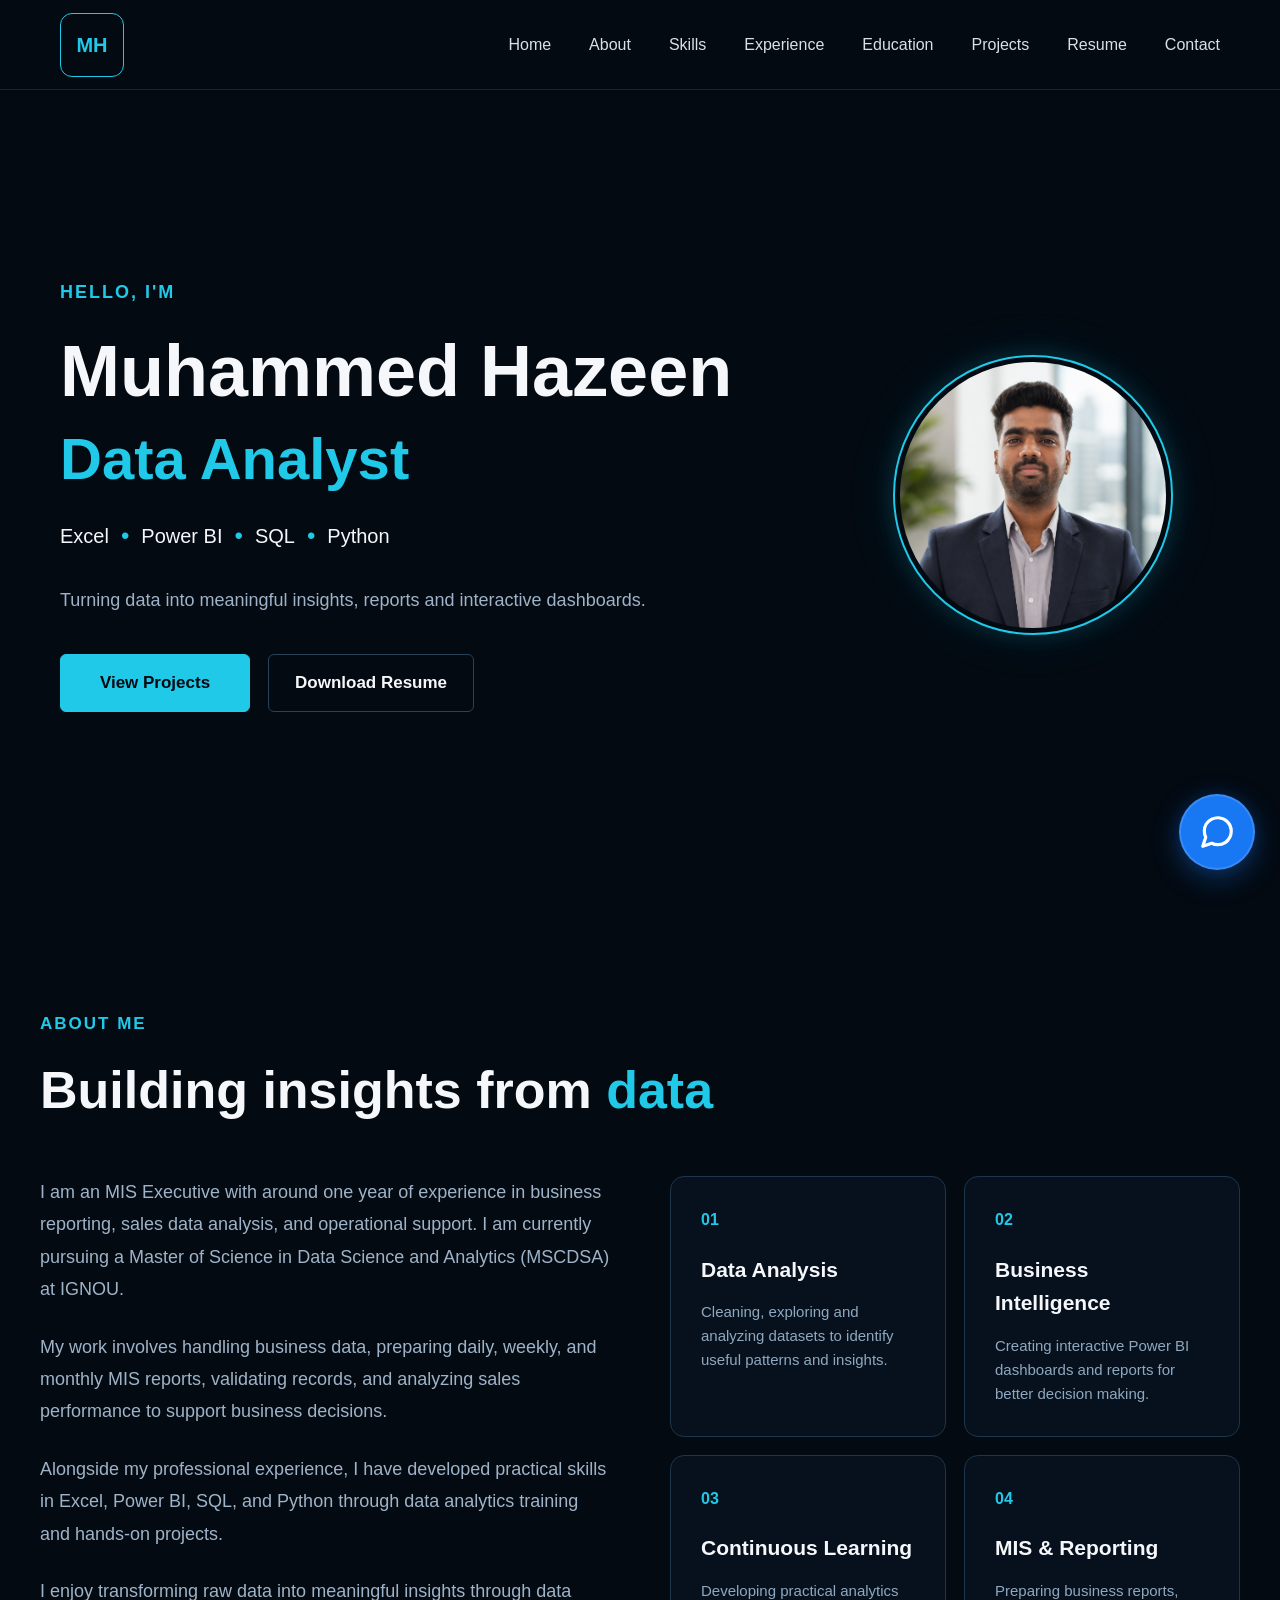
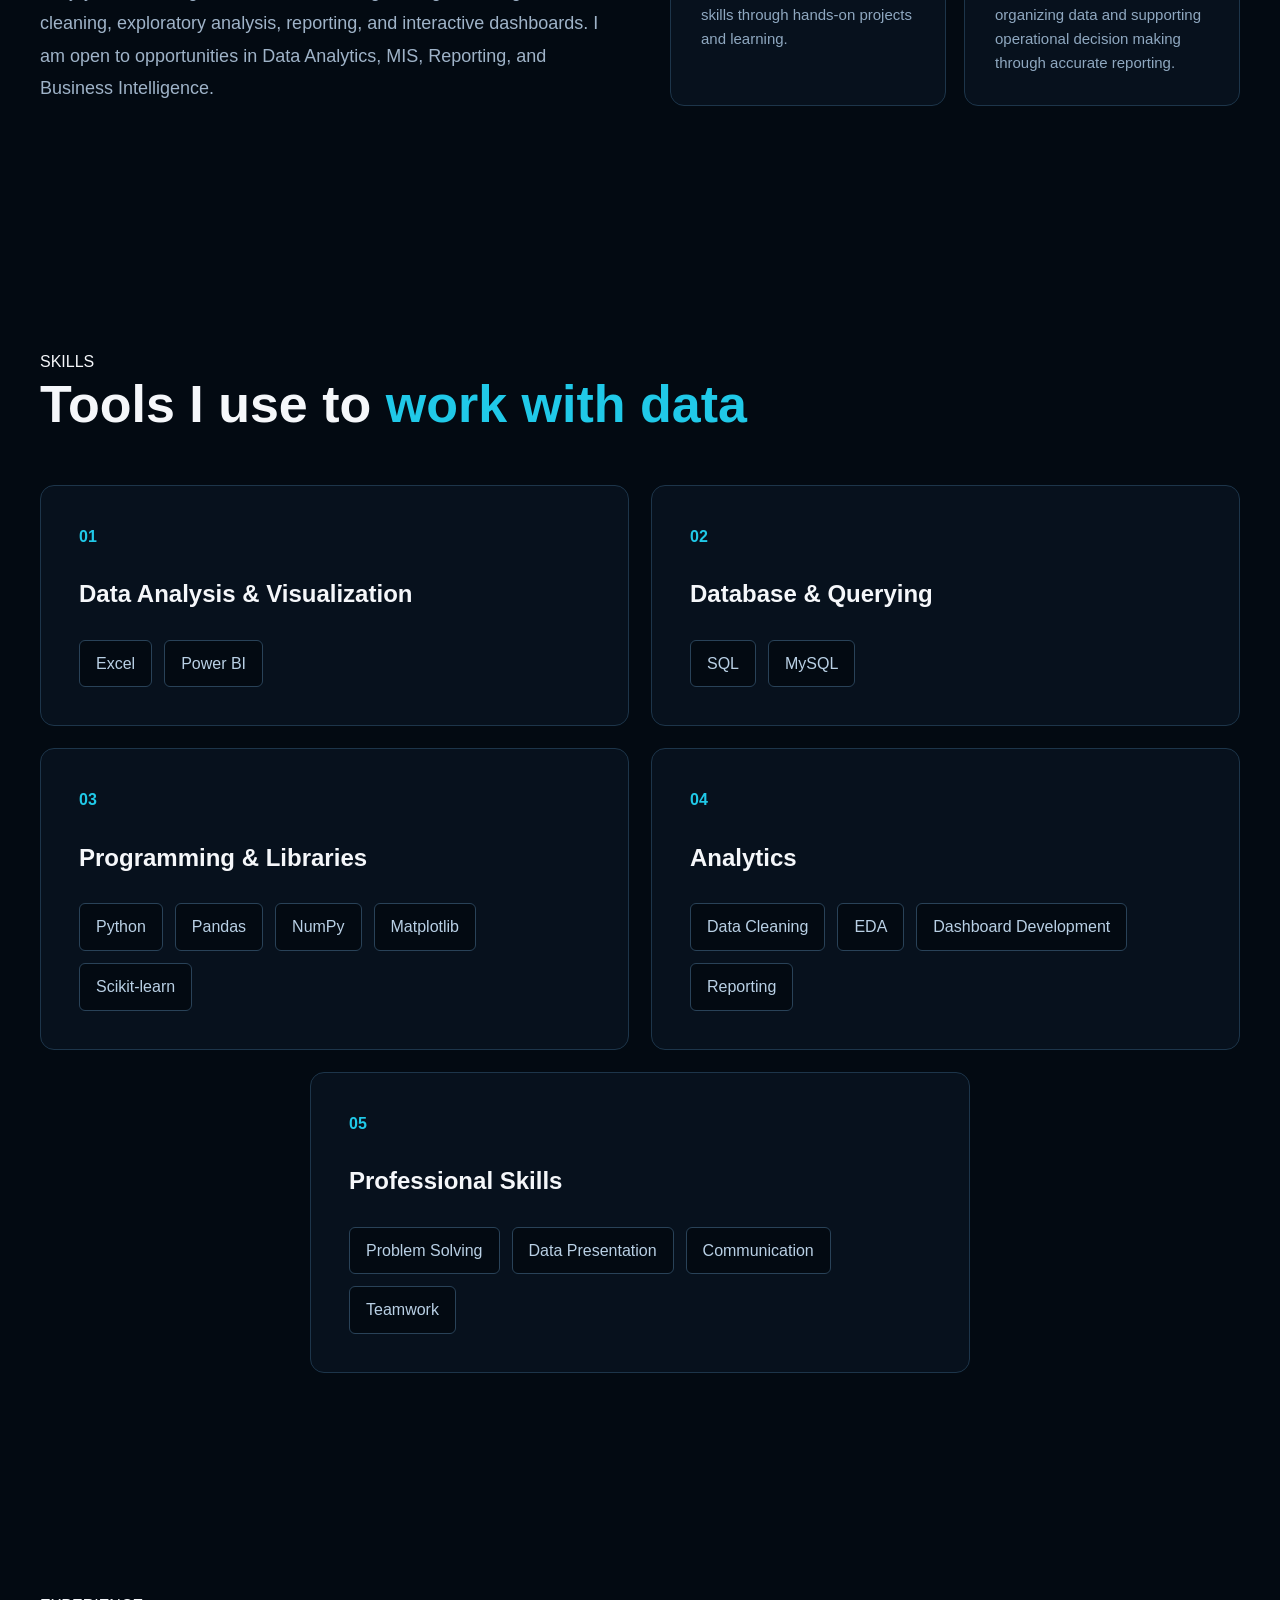
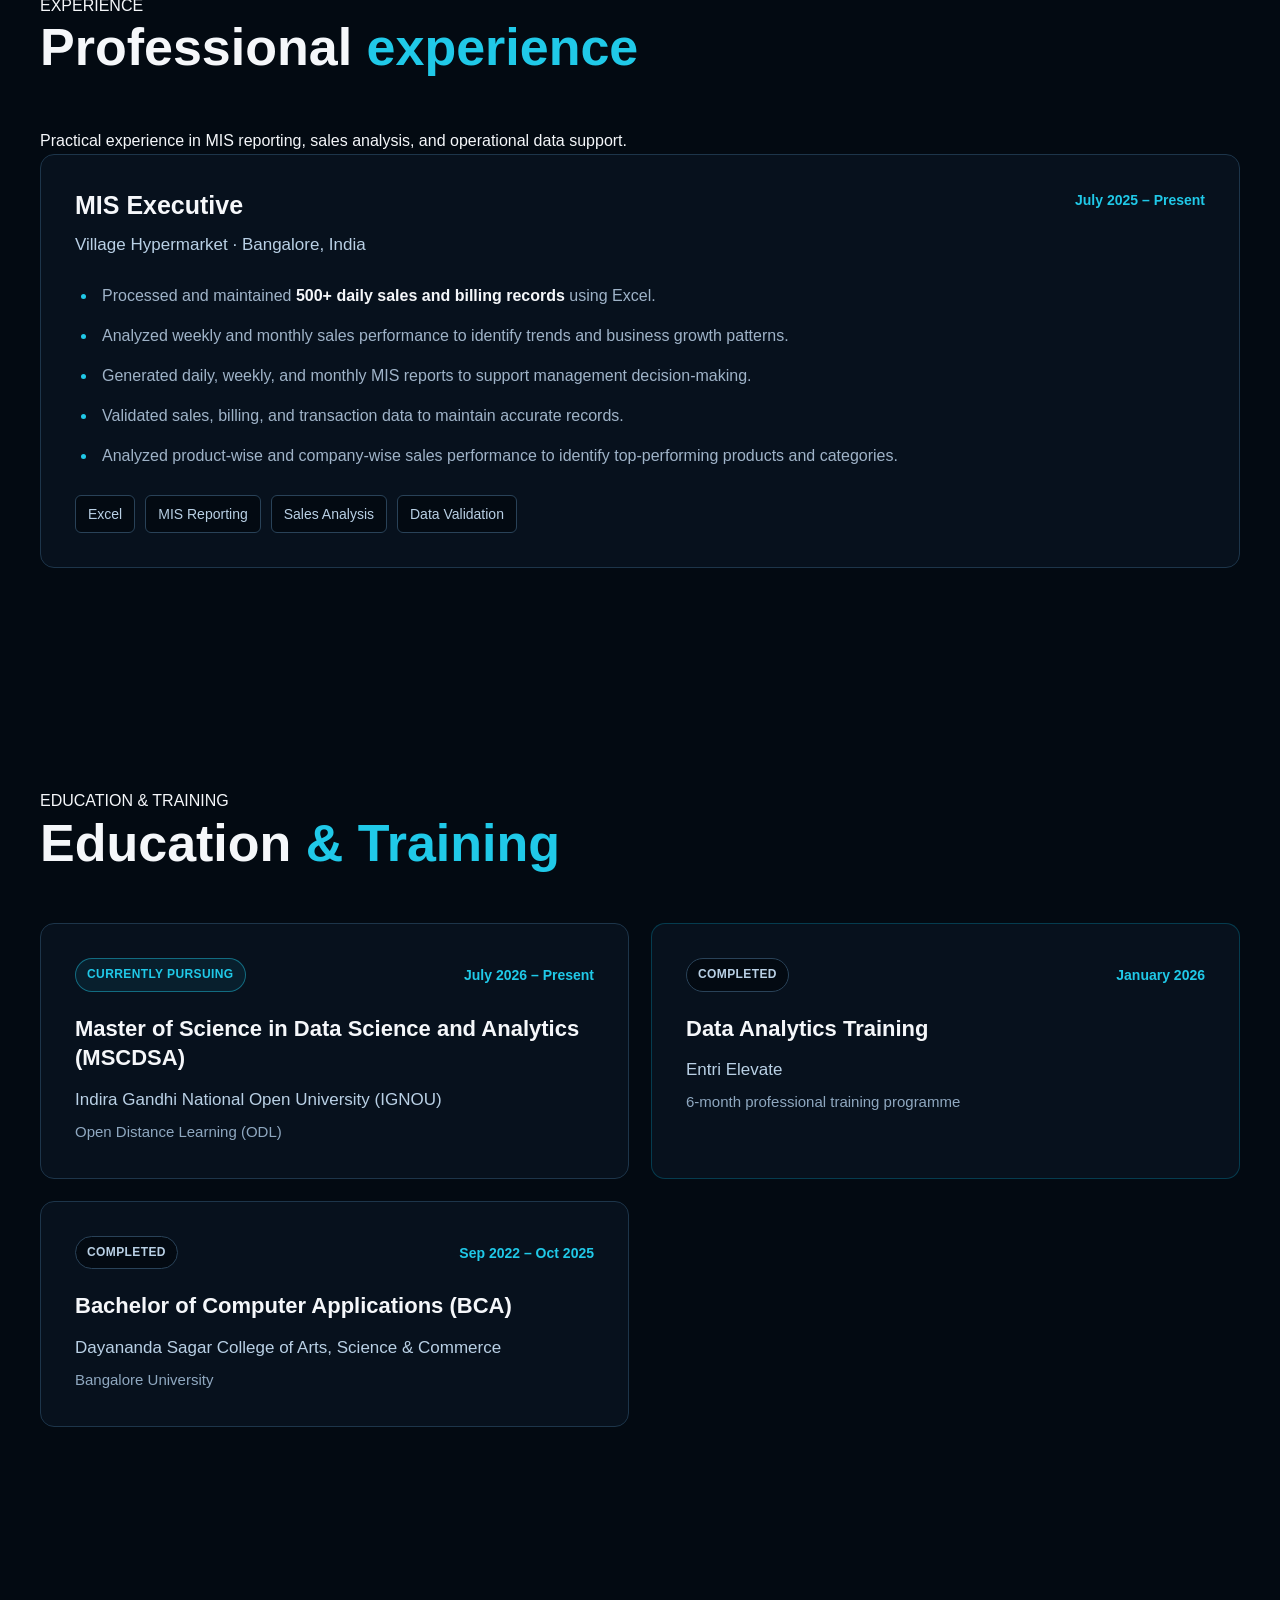
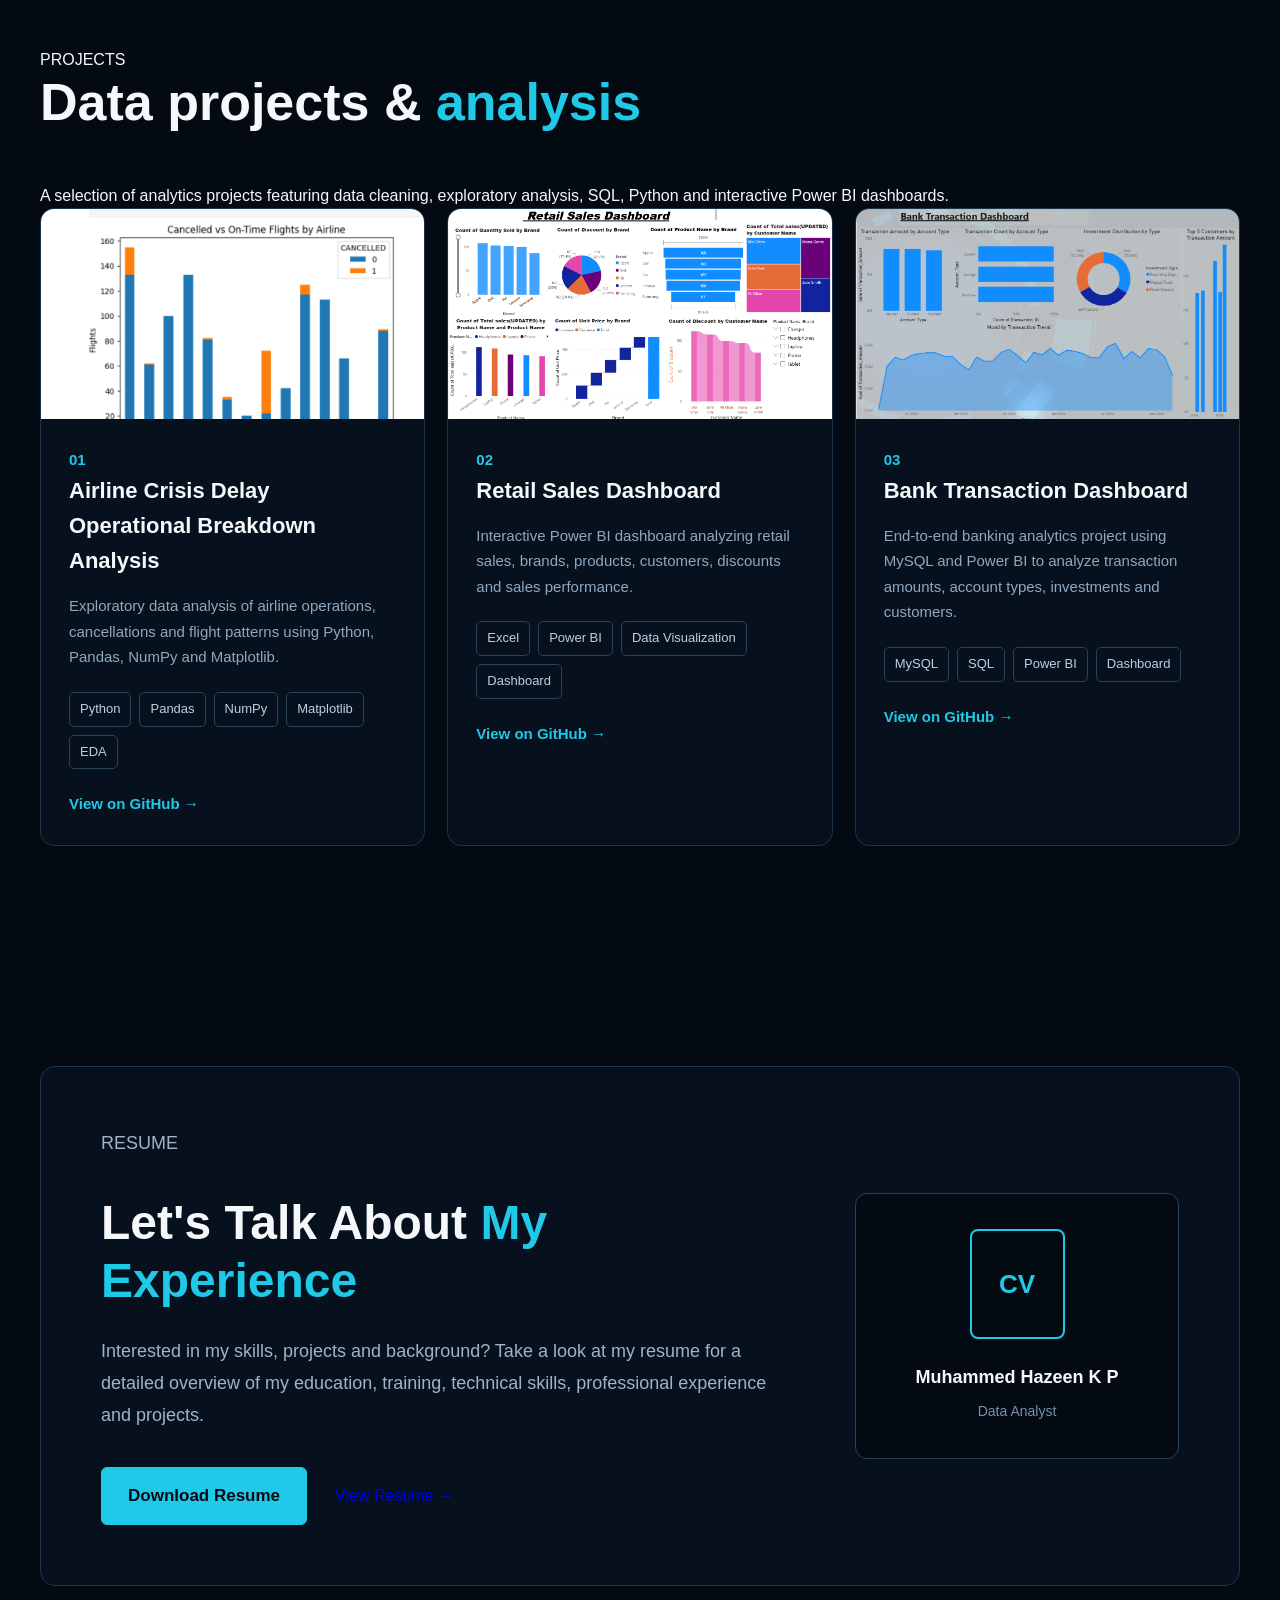
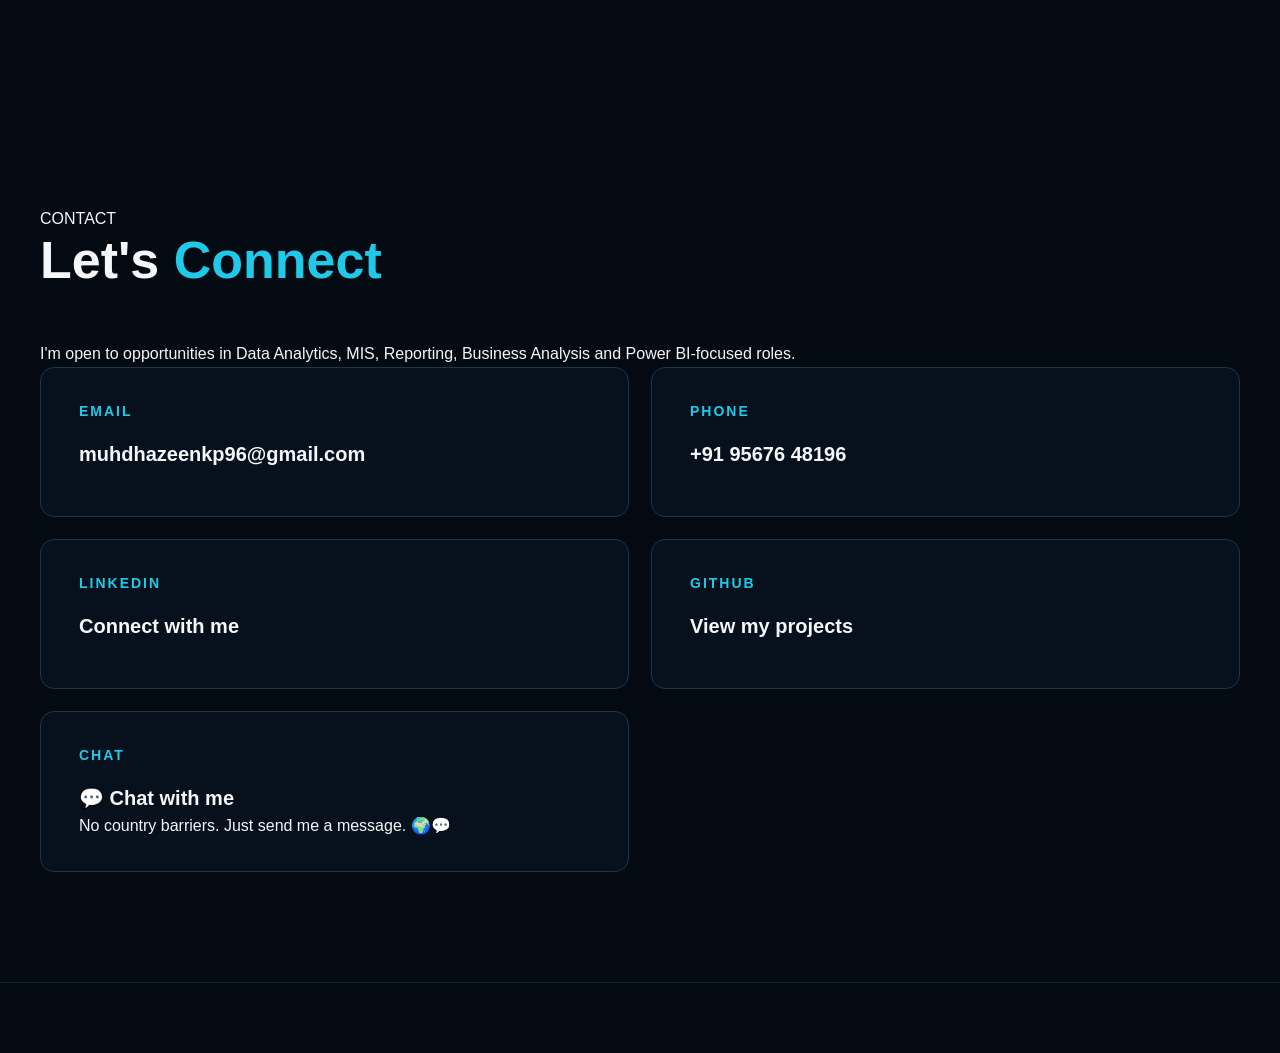
<file: index.html>
<!DOCTYPE html>
<html lang="en">
 <head>
  <meta charset="utf-8"/>
  <meta content="width=device-width, initial-scale=1.0" name="viewport"/>
  <title>
   Muhammed Hazeen | Data Analyst
  </title>
  <link href="style.css" rel="stylesheet"/>
 </head>
 <body>
  <!-- ================= NAVBAR ================= -->
  <header class="navbar">
   <div class="nav-container">
    <a class="logo" href="#home">
     MH
    </a>
    <nav class="nav-links">
     <a href="#home">
      Home
     </a>
     <a href="#about">
      About
     </a>
     <a href="#skills">
      Skills
     </a>
     <a href="#experience">
      Experience
     </a>
     <a href="#education">
      Education
     </a>
     <a href="#projects">
      Projects
     </a>
     <a href="#resume">
      Resume
     </a>
     <a href="#contact">
      Contact
     </a>
    </nav>
   </div>
  </header>
  <!-- ================= HOME ================= -->
  <main>
   <section class="hero" id="home">
    <div class="hero-container">
     <!-- LEFT SIDE -->
     <div class="hero-content">
      <p class="hello">
       HELLO, I'M
      </p>
      <h1>
       Muhammed Hazeen
      </h1>
      <h2>
       Data Analyst
      </h2>
      <div class="tools">
       <span>
        Excel
       </span>
       <span class="dot">
        &bull;
       </span>
       <span>
        Power BI
       </span>
       <span class="dot">
        &bull;
       </span>
       <span>
        SQL
       </span>
       <span class="dot">
        &bull;
       </span>
       <span>
        Python
       </span>
      </div>
      <p class="hero-description">
       Turning data into meaningful insights, reports
                        and interactive dashboards.
      </p>
      <div class="hero-buttons">
       <a class="btn btn-primary" href="#projects">
        View Projects
       </a>
       <a class="btn btn-secondary" download="" href="resume.pdf">
        Download Resume
       </a>
      </div>
     </div>
     <!-- RIGHT SIDE - PROFILE IMAGE -->
     <div class="hero-image">
      <div class="image-circle">
       <img alt="Muhammed Hazeen" src="./profile.png"/>
      </div>
     </div>
    </div>
   </section>
   <!-- =========================
     ABOUT ME SECTION
========================= -->
   <section class="about-section" id="about">
    <div class="about-container">
     <!-- Section Heading -->
     <div class="about-header">
      <div class="section-label">
       ABOUT ME
      </div>
      <h2>
       Building insights from
       <span>
        data
       </span>
      </h2>
     </div>
     <!-- About Content -->
     <div class="about-content">
      <div class="about-text">
       <p>
        I am an MIS Executive with around one year of experience in
                    business reporting, sales data analysis, and operational support.
                    I am currently pursuing a Master of Science in Data Science and
                    Analytics (MSCDSA) at IGNOU.
       </p>
       <p>
        My work involves handling business data, preparing daily,
                    weekly, and monthly MIS reports, validating records, and
                    analyzing sales performance to support business decisions.
       </p>
       <p>
        Alongside my professional experience, I have developed practical
                    skills in Excel, Power BI, SQL, and Python through data analytics
                    training and hands-on projects.
       </p>
       <p>
        I enjoy transforming raw data into meaningful insights through
                    data cleaning, exploratory analysis, reporting, and interactive
                    dashboards. I am open to opportunities in Data Analytics, MIS,
                    Reporting, and Business Intelligence.
       </p>
      </div>
      <!-- RIGHT SIDE : DETAIL BOXES -->
      <div class="about-cards">
       <!-- BOX 01 -->
       <div class="about-card">
        <div class="about-card-number">
         01
        </div>
        <h3>
         Data Analysis
        </h3>
        <p>
         Cleaning, exploring and analyzing datasets to identify
                        useful patterns and insights.
        </p>
       </div>
       <!-- BOX 02 -->
       <div class="about-card">
        <div class="about-card-number">
         02
        </div>
        <h3>
         Business Intelligence
        </h3>
        <p>
         Creating interactive Power BI dashboards and reports
                        for better decision making.
        </p>
       </div>
       <!-- BOX 03 -->
       <div class="about-card">
        <div class="about-card-number">
         03
        </div>
        <h3>
         Continuous Learning
        </h3>
        <p>
         Developing practical analytics skills through
                        hands-on projects and learning.
        </p>
       </div>
       <!-- BOX 04 -->
       <div class="about-card">
        <div class="about-card-number">
         04
        </div>
        <h3>
         MIS &amp; Reporting
        </h3>
        <p>
         Preparing business reports, organizing data and
                        supporting operational decision making through
                        accurate reporting.
        </p>
       </div>
      </div>
     </div>
    </div>
   </section>
   <!-- ================= SKILLS ================= -->
   <section class="section skills-section" id="skills">
    <div class="section-container">
     <p class="eyebrow">
      SKILLS
     </p>
     <h2 class="section-title">
      Tools I use to
      <span>
       work with data
      </span>
     </h2>
     <div class="skills-grid">
      <div class="skill-card">
       <span class="skill-number">
        01
       </span>
       <h3>
        Data Analysis &amp; Visualization
       </h3>
       <div class="skill-tags">
        <span>
         Excel
        </span>
        <span>
         Power BI
        </span>
       </div>
      </div>
      <div class="skill-card">
       <span class="skill-number">
        02
       </span>
       <h3>
        Database &amp; Querying
       </h3>
       <div class="skill-tags">
        <span>
         SQL
        </span>
        <span>
         MySQL
        </span>
       </div>
      </div>
      <div class="skill-card">
       <span class="skill-number">
        03
       </span>
       <h3>
        Programming &amp; Libraries
       </h3>
       <div class="skill-tags">
        <span>
         Python
        </span>
        <span>
         Pandas
        </span>
        <span>
         NumPy
        </span>
        <span>
         Matplotlib
        </span>
        <span>
         Scikit-learn
        </span>
       </div>
      </div>
      <div class="skill-card">
       <span class="skill-number">
        04
       </span>
       <h3>
        Analytics
       </h3>
       <div class="skill-tags">
        <span>
         Data Cleaning
        </span>
        <span>
         EDA
        </span>
        <span>
         Dashboard Development
        </span>
        <span>
         Reporting
        </span>
       </div>
      </div>
      <div class="skill-card professional-skills">
       <span class="skill-number">
        05
       </span>
       <h3>
        Professional Skills
       </h3>
       <div class="skill-tags">
        <span>
         Problem Solving
        </span>
        <span>
         Data Presentation
        </span>
        <span>
         Communication
        </span>
        <span>
         Teamwork
        </span>
       </div>
      </div>
     </div>
    </div>
   </section>
   <!-- ================= EXPERIENCE ================= -->
   <section class="section experience-section" id="experience">
    <div class="section-container">
     <p class="eyebrow">
      EXPERIENCE
     </p>
     <h2 class="section-title">
      Professional
      <span>
       experience
      </span>
     </h2>
     <p class="section-description">
      Practical experience in MIS reporting, sales analysis, and operational data support.
     </p>
     <article class="experience-card">
      <div class="experience-top">
       <div>
        <h3>
         MIS Executive
        </h3>
        <p class="experience-company">
         Village Hypermarket &middot; Bangalore, India
        </p>
       </div>
       <span class="experience-date">
        July 2025 &ndash; Present
       </span>
      </div>
      <ul class="experience-points">
       <li>
        Processed and maintained
        <strong>
         500+ daily sales and billing records
        </strong>
        using Excel.
       </li>
       <li>
        Analyzed weekly and monthly sales performance to identify trends and business growth patterns.
       </li>
       <li>
        Generated daily, weekly, and monthly MIS reports to support management decision-making.
       </li>
       <li>
        Validated sales, billing, and transaction data to maintain accurate records.
       </li>
       <li>
        Analyzed product-wise and company-wise sales performance to identify top-performing products and categories.
       </li>
      </ul>
      <div class="experience-tags">
       <span>
        Excel
       </span>
       <span>
        MIS Reporting
       </span>
       <span>
        Sales Analysis
       </span>
       <span>
        Data Validation
       </span>
      </div>
     </article>
    </div>
   </section>
   <!-- ================= PROJECTS ================= -->
   <section class="section education-section" id="education">
    <div class="section-container">
     <p class="eyebrow">
      EDUCATION &amp; TRAINING
     </p>
     <h2 class="section-title">
      Education
      <span>
       &amp; Training
      </span>
     </h2>
     <div class="education-grid">
      <article class="education-card education-current">
       <div class="education-card-top">
        <span class="education-status">
         Currently Pursuing
        </span>
        <span class="education-year">
         July 2026 &ndash; Present
        </span>
       </div>
       <h3>
        Master of Science in Data Science and Analytics (MSCDSA)
       </h3>
       <p class="education-institution">
        Indira Gandhi National Open University (IGNOU)
       </p>
       <p class="education-mode">
        Open Distance Learning (ODL)
       </p>
      </article>
      <article class="education-card training-card">
       <div class="education-card-top">
        <span class="education-status completed">
         Completed
        </span>
        <span class="education-year">
         January 2026
        </span>
       </div>
       <h3>
        Data Analytics Training
       </h3>
       <p class="education-institution">
        Entri Elevate
       </p>
       <p class="education-mode">
        6-month professional training programme
       </p>
      </article>
      <article class="education-card">
       <div class="education-card-top">
        <span class="education-status completed">
         Completed
        </span>
        <span class="education-year">
         Sep 2022 &ndash; Oct 2025
        </span>
       </div>
       <h3>
        Bachelor of Computer Applications (BCA)
       </h3>
       <p class="education-institution">
        Dayananda Sagar College of Arts, Science &amp; Commerce
       </p>
       <p class="education-mode">
        Bangalore University
       </p>
      </article>
     </div>
    </div>
   </section>
   <section class="section projects-section" id="projects">
    <div class="section-container">
     <p class="eyebrow">
      PROJECTS
     </p>
     <h2 class="section-title">
      Data projects &amp;
      <span>
       analysis
      </span>
     </h2>
     <p class="section-description">
      A selection of analytics projects featuring data cleaning, exploratory analysis, SQL, Python and interactive Power BI dashboards.
     </p>
     <div class="projects-grid">
      <!-- AIRLINE PROJECT -->
      <div class="project-card">
       <div class="project-image">
        <img alt="Airline Crisis Analysis" src="airline1.png"/>
       </div>
       <div class="project-content">
        <span class="project-number">
         01
        </span>
        <h3>
         Airline Crisis Delay Operational
                        Breakdown Analysis
        </h3>
        <p>
         Exploratory data analysis of airline operations,
                        cancellations and flight patterns using Python,
                        Pandas, NumPy and Matplotlib.
        </p>
        <div class="project-tags">
         <span>
          Python
         </span>
         <span>
          Pandas
         </span>
         <span>
          NumPy
         </span>
         <span>
          Matplotlib
         </span>
         <span>
          EDA
         </span>
        </div>
        <a class="project-link" href="https://github.com/muhdhazeen96-lang/Airline-Crisis-Delay-Operational-Breakdown-Analysis" target="_blank">
         View on GitHub &rarr;
        </a>
       </div>
      </div>
      <!-- RETAIL PROJECT -->
      <div class="project-card">
       <div class="project-image">
        <img alt="Retail Sales Dashboard" src="retail.png"/>
       </div>
       <div class="project-content">
        <span class="project-number">
         02
        </span>
        <h3>
         Retail Sales Dashboard
        </h3>
        <p>
         Interactive Power BI dashboard analyzing retail
                        sales, brands, products, customers, discounts
                        and sales performance.
        </p>
        <div class="project-tags">
         <span>
          Excel
         </span>
         <span>
          Power BI
         </span>
         <span>
          Data Visualization
         </span>
         <span>
          Dashboard
         </span>
        </div>
        <a class="project-link" href="https://github.com/muhdhazeen96-lang/Retail-sales-dashboard" target="_blank">
         View on GitHub &rarr;
        </a>
       </div>
      </div>
      <!-- BANK PROJECT -->
      <div class="project-card">
       <div class="project-image">
        <img alt="Bank Transaction Dashboard" src="bank.png"/>
       </div>
       <div class="project-content">
        <span class="project-number">
         03
        </span>
        <h3>
         Bank Transaction Dashboard
        </h3>
        <p>
         End-to-end banking analytics project using MySQL
                        and Power BI to analyze transaction amounts,
                        account types, investments and customers.
        </p>
        <div class="project-tags">
         <span>
          MySQL
         </span>
         <span>
          SQL
         </span>
         <span>
          Power BI
         </span>
         <span>
          Dashboard
         </span>
        </div>
        <a class="project-link" href="https://github.com/muhdhazeen96-lang/bank-transaction-dashboard-" target="_blank">
         View on GitHub &rarr;
        </a>
       </div>
      </div>
     </div>
    </div>
   </section>
   <!-- ================= DASHBOARDS ================= -->
   <!-- ================= EDUCATION ================= -->
   <!-- ================= RESUME ================= -->
   <section class="section resume-section" id="resume">
    <div class="section-container">
     <div class="resume-box">
      <div class="resume-content">
       <p class="eyebrow">
        RESUME
       </p>
       <h2 class="section-title">
        Let's Talk About
        <span>
         My Experience
        </span>
       </h2>
       <p>
        Interested in my skills, projects and background?
                    Take a look at my resume for a detailed overview
                    of my education, training, technical skills,
                    professional experience and projects.
       </p>
       <div class="resume-buttons">
        <a class="btn btn-primary" download="" href="resume.pdf">
         Download Resume
        </a>
        <a class="view-resume" href="resume.pdf" target="_blank">
         View Resume &rarr;
        </a>
       </div>
      </div>
      <div class="resume-card">
       <div class="cv-icon">
        CV
       </div>
       <h3>
        Muhammed Hazeen K P
       </h3>
       <p>
        Data Analyst
       </p>
      </div>
     </div>
    </div>
   </section>
   <!-- ================= CONTACT ================= -->
   <section class="section contact-section" id="contact">
    <div class="section-container">
     <p class="eyebrow">
      CONTACT
     </p>
     <h2 class="section-title">
      Let's
      <span>
       Connect
      </span>
     </h2>
     <p class="section-description">
      I'm open to opportunities in Data Analytics, MIS,
            Reporting, Business Analysis and Power BI-focused roles.
     </p>
     <div class="contact-grid">
      <a class="contact-card" href="mailto:muhdhazeenkp96@gmail.com">
       <span>
        EMAIL
       </span>
       <h3>
        muhdhazeenkp96@gmail.com
       </h3>
      </a>
      <a class="contact-card" href="tel:+919567648196">
       <span>
        PHONE
       </span>
       <h3>
        +91 95676 48196
       </h3>
      </a>
      <a class="contact-card" href="https://www.linkedin.com/in/muhammed-hazeen-k-p" target="_blank">
       <span>
        LINKEDIN
       </span>
       <h3>
        Connect with me
       </h3>
      </a>
      <a class="contact-card" href="https://github.com/muhdhazeen96-lang" target="_blank">
       <span>
        GITHUB
       </span>
       <h3>
        View my projects
       </h3>
      </a>
      <!-- CHAT CARD -->
      <a class="contact-card contact-chat-card" href="chat.html">
       <span>
        CHAT
       </span>
       <h3>
        💬 Chat with me
       </h3>
       <p class="chat-caption">
        No country barriers. Just send me a message. 🌍💬
       </p>
      </a>
     </div>
    </div>
   </section>
   <!-- ================= FOOTER ================= -->
   <footer>
   </footer>
   <!-- FLOATING CHAT BUTTON -->
   <a aria-label="Chat with me" class="floating-chat-button" href="chat.html" title="Chat with me">
    <svg aria-hidden="true" fill="none" height="30" stroke="currentColor" stroke-linecap="round" stroke-linejoin="round" stroke-width="2" viewbox="0 0 24 24" width="30" xmlns="http://www.w3.org/2000/svg">
     <path d="M21 11.5a8.4 8.4 0 0 1-.9 3.8
                 8.5 8.5 0 0 1-7.6 4.7
                 8.4 8.4 0 0 1-3.8-.9L3 21l1.9-5.7
                 a8.4 8.4 0 0 1-.9-3.8
                 8.5 8.5 0 0 1 4.7-7.6
                 8.4 8.4 0 0 1 3.8-.9h.5
                 a8.5 8.5 0 0 1 8 8z">
     </path>
    </svg>
   </a>
  </main>
 </body>
</html>
</file>
<file: style.css>
/* =========================================================
   RESET
========================================================= */

* {
    margin: 0;
    padding: 0;
    box-sizing: border-box;
}

html {
    scroll-behavior: smooth;
}

body {
    font-family: Arial, Helvetica, sans-serif;
    background: #030a12;
    color: #f5f7fa;
    line-height: 1.6;
}

img {
    max-width: 100%;
    display: block;
}

a {
    text-decoration: none;
}


/* =========================================================
   NAVBAR
========================================================= */

.navbar {
    width: 100%;
    height: 90px;
    background: #030a12;
    border-bottom: 1px solid #162534;
    position: sticky;
    top: 0;
    z-index: 1000;
}

.nav-container {
    width: 100%;
    max-width: 1200px;
    height: 100%;
    margin: 0 auto;
    padding: 0 20px;

    display: flex;
    align-items: center;
    justify-content: space-between;
}

.logo {
    width: 64px;
    height: 64px;

    border: 1px solid #20c9e8;
    border-radius: 12px;

    display: flex;
    align-items: center;
    justify-content: center;

    color: #20c9e8;
    font-size: 20px;
    font-weight: 700;

    transition: 0.3s ease;
}

.logo:hover {
    background: #20c9e8;
    color: #030a12;
}

.nav-links {
    display: flex;
    align-items: center;
    gap: 38px;
}

.nav-links a {
    color: #d9e0e7;
    font-size: 16px;
    font-weight: 500;
    transition: 0.3s ease;
}

.nav-links a:hover {
    color: #20c9e8;
}


/* =========================================================
   HOME
========================================================= */

.hero {
    min-height: calc(100vh - 90px);
    background: #030a12;

    display: flex;
    align-items: center;
}

.hero-container {
    width: 100%;
    max-width: 1200px;
    min-height: calc(100vh - 90px);

    margin: 0 auto;
    padding: 70px 20px;

    display: grid;
    grid-template-columns: 1.55fr 0.8fr;

    align-items: center;
    gap: 60px;
}

.hero-content {
    max-width: 800px;
}

.hello {
    color: #20c9e8;
    font-size: 18px;
    font-weight: 700;
    letter-spacing: 2px;
    margin-bottom: 26px;
}

.hero h1 {
    color: #f5f7fa;
    font-size: 72px;
    line-height: 1.08;
    font-weight: 700;
    margin-bottom: 16px;
    white-space: nowrap;
}

.hero h2 {
    color: #20c9e8;
    font-size: 58px;
    line-height: 1.1;
    font-weight: 700;
    margin-bottom: 26px;
}

.tools {
    display: flex;
    align-items: center;
    gap: 12px;

    color: #f5f7fa;
    font-size: 20px;
    font-weight: 500;

    margin-bottom: 30px;
}

.tools .dot {
    color: #20c9e8;
    font-size: 24px;
}

.hero-description {
    max-width: 720px;

    color: #9fb3c8;
    font-size: 18px;
    line-height: 1.7;

    margin-bottom: 38px;
}

.hero-buttons {
    display: flex;
    align-items: center;
    gap: 18px;
}

.btn {
    min-width: 190px;
    height: 58px;

    padding: 0 26px;

    display: inline-flex;
    align-items: center;
    justify-content: center;

    border-radius: 6px;

    font-size: 17px;
    font-weight: 700;

    transition: 0.3s ease;
}

.btn-primary {
    background: #20c9e8;
    color: #030a12;
    border: 1px solid #20c9e8;
}

.btn-primary:hover {
    background: #15b5d2;
    border-color: #15b5d2;
    transform: translateY(-2px);
}

.btn-secondary {
    background: transparent;
    color: #f5f7fa;
    border: 1px solid #294258;
}

.btn-secondary:hover {
    color: #20c9e8;
    border-color: #20c9e8;
    transform: translateY(-2px);
}


/* =========================================================
   PROFILE IMAGE
========================================================= */

.hero-image {
    display: flex;
    align-items: center;
    justify-content: center;
}

.image-circle {
    width: 280px;
    height: 280px;

    padding: 5px;

    border: 2px solid #20c9e8;
    border-radius: 50%;

    overflow: hidden;

    display: flex;
    align-items: center;
    justify-content: center;

    box-shadow:
        0 0 25px rgba(32, 201, 232, 0.18),
        0 0 55px rgba(32, 201, 232, 0.08);
}

.image-circle img {
    width: 100%;
    height: 100%;

    object-fit: cover;
    border-radius: 50%;
}


/* =========================================================
   GENERAL SECTIONS
========================================================= */

section {
    scroll-margin-top: 90px;
}

.section {
    width: 100%;
    padding: 110px 20px;
    background: #030a12;
}

.section-container {
    width: 100%;
    max-width: 1200px;
    margin: 0 auto;
}


/* =========================================================
   SECTION TITLES
========================================================= */

.section-label {
    color: #20c9e8;
    font-size: 17px;
    font-weight: 700;
    letter-spacing: 2px;
    margin-bottom: 24px;
}

.section-title {
    color: #f5f7fa;
    font-size: 52px;
    line-height: 1.15;
    font-weight: 700;
    margin-bottom: 50px;
}

.section-title span {
    color: #20c9e8;
}


/* =========================================================
   ABOUT
   LEFT = PARAGRAPH
   RIGHT = BOXES
========================================================= */

.about-section {
    padding: 110px 20px;
    background: #030a12;
}

.about-container {
    max-width: 1200px;
    margin: 0 auto;
}

.about-header {
    margin-bottom: 55px;
}

.about-header h2 {
    color: #f5f7fa;
    font-size: 52px;
    line-height: 1.15;
    margin-bottom: 40px;
}

.about-header h2 span {
    color: #20c9e8;
}


/* MAIN ABOUT LAYOUT */

.about-content {
    width: 100%;

    display: grid;

    grid-template-columns: 1fr 1fr;

    gap: 60px;

    align-items: start;
}


/* LEFT SIDE */

.about-text {
    width: 100%;
}

.about-text p {
    color: #9fb3c8;

    font-size: 18px;

    line-height: 1.8;

    margin-bottom: 25px;
}


/* RIGHT SIDE */

.about-cards {
    width: 100%;

    display: grid;

    grid-template-columns: 1fr 1fr;

    gap: 18px;
}

.about-card {
    min-height: 200px;

    padding: 30px;

    background: #07111d;

    border: 1px solid #1d354a;

    border-radius: 14px;

    transition: 0.3s ease;
}

.about-card:hover {
    border-color: #20c9e8;
    transform: translateY(-4px);
}


/* NUMBER */

.about-card-number,
.card-number {
    color: #20c9e8;

    font-size: 16px;

    font-weight: 700;

    margin-bottom: 20px;
}


/* TITLE */

.about-card h3 {
    color: #f5f7fa;

    font-size: 21px;

    margin-bottom: 14px;
}


/* CARD TEXT */

.about-card p {
    color: #8fa8c0;

    font-size: 15px;

    line-height: 1.6;
}


/* =========================================================
   SKILLS
========================================================= */

.skills-section {
    padding: 110px 20px;
    background: #030a12;
}

.skills-container {
    max-width: 1200px;
    margin: 0 auto;
}

.skills-header {
    margin-bottom: 55px;
}

.skills-header h2 {
    color: #f5f7fa;

    font-size: 52px;

    line-height: 1.15;
}

.skills-header h2 span {
    color: #20c9e8;
}


/* =========================================================
   SKILLS GRID
   01 + 02
   03 + 04
   05 CENTER
========================================================= */

.skills-grid {
    width: 100%;

    display: grid;

    grid-template-columns: repeat(2, minmax(0, 1fr));

    gap: 22px;

    align-items: stretch;
}


/* =========================================================
   SKILL CARD
========================================================= */

.skill-card {
    min-height: 230px;

    padding: 38px;

    background: #07111d;

    border: 1px solid #1d354a;

    border-radius: 14px;

    transition: 0.3s ease;
}

.skill-card:hover {
    border-color: #20c9e8;

    transform: translateY(-4px);
}


/* NUMBER */

.skill-number {
    color: #20c9e8;

    font-size: 16px;

    font-weight: 700;

    display: block;

    margin-bottom: 26px;
}


/* TITLE */

.skill-card h3 {
    color: #f5f7fa;

    font-size: 24px;

    margin-bottom: 26px;
}


/* =========================================================
   SKILL TAGS
========================================================= */

.skill-tags {
    display: flex;

    flex-wrap: wrap;

    gap: 12px;
}

.skill-tags span {
    padding: 10px 16px;

    border: 1px solid #294258;

    border-radius: 6px;

    color: #b9d0e5;

    font-size: 16px;

    background: #030a12;
}


/* =========================================================
   05 PROFESSIONAL SKILLS
========================================================= */

.professional-skills {
    grid-column: 1 / -1;

    width: 55%;

    margin-left: auto;
    margin-right: auto;
}


/* ALSO SUPPORT IF YOUR HTML USES .professional */

.skill-card.professional {
    grid-column: 1 / -1;

    width: 55%;

    margin-left: auto;
    margin-right: auto;
}


/* =========================================================
   PROJECTS
========================================================= */

.projects-section {
    padding: 110px 20px;
    background: #030a12;
}

.projects-container {
    max-width: 1200px;
    margin: 0 auto;
}

.projects-header {
    margin-bottom: 55px;
}

.projects-header h2 {
    color: #f5f7fa;
    font-size: 52px;
    line-height: 1.15;
}

.projects-header h2 span {
    color: #20c9e8;
}

.projects-grid {
    display: grid;
    grid-template-columns: repeat(3, 1fr);
    gap: 22px;
}

.project-card {
    background: #07111d;

    border: 1px solid #1d354a;

    border-radius: 14px;

    overflow: hidden;

    transition: 0.3s ease;
}

.project-card:hover {
    border-color: #20c9e8;
    transform: translateY(-5px);
}

.project-image {
    width: 100%;
    height: 210px;

    overflow: hidden;

    background: #030a12;
}

.project-image img {
    width: 100%;
    height: 100%;

    object-fit: cover;

    transition: 0.4s ease;
}

.project-card:hover .project-image img {
    transform: scale(1.04);
}

.project-content {
    padding: 28px;
}

.project-number {
    color: #20c9e8;

    font-size: 15px;

    font-weight: 700;

    margin-bottom: 15px;
}

.project-content h3 {
    color: #f5f7fa;

    font-size: 22px;

    margin-bottom: 15px;
}

.project-content p {
    color: #8fa8c0;

    font-size: 15px;

    line-height: 1.7;

    margin-bottom: 22px;
}

.project-tags {
    display: flex;
    flex-wrap: wrap;
    gap: 8px;

    margin-bottom: 22px;
}

.project-tags span {
    padding: 6px 10px;

    border: 1px solid #294258;

    border-radius: 5px;

    color: #b9d0e5;

    font-size: 13px;
}

.project-link {
    color: #20c9e8;

    font-size: 15px;

    font-weight: 700;

    transition: 0.3s ease;
}

.project-link:hover {
    color: #f5f7fa;
}


/* =========================================================
   DASHBOARDS
========================================================= */

.dashboards-section {
    padding: 110px 20px;
    background: #030a12;
}

.dashboards-container {
    max-width: 1200px;
    margin: 0 auto;
}

.dashboards-header {
    margin-bottom: 55px;
}

.dashboards-header h2 {
    color: #f5f7fa;
    font-size: 52px;
    line-height: 1.15;
}

.dashboards-header h2 span {
    color: #20c9e8;
}

.dashboard-grid {
    display: grid;

    grid-template-columns: repeat(3, 1fr);

    gap: 25px;
}

.dashboard-card {
    background: #07111d;

    border: 1px solid #1d354a;

    border-radius: 14px;

    overflow: hidden;

    transition: 0.3s ease;
}

.dashboard-card:hover {
    border-color: #20c9e8;

    transform: translateY(-5px);
}

.dashboard-image {
    width: 100%;
    height: 230px;

    overflow: hidden;

    background: #030a12;
}

.dashboard-image img {
    width: 100%;
    height: 100%;

    object-fit: cover;

    transition: 0.4s ease;
}

.dashboard-card:hover .dashboard-image img {
    transform: scale(1.04);
}

.dashboard-content {
    padding: 28px;
}

.dashboard-content h3 {
    color: #f5f7fa;

    font-size: 22px;

    margin-bottom: 12px;
}

.dashboard-content p {
    color: #8fa8c0;

    font-size: 15px;

    line-height: 1.7;

    margin-bottom: 20px;
}

.dashboard-content a {
    color: #20c9e8;

    font-weight: 700;
}


/* =========================================================
   RESUME
========================================================= */

.resume-section {
    padding: 110px 20px;
    background: #030a12;
}

.resume-container {
    max-width: 1200px;
    margin: 0 auto;
}

.resume-box {
    width: 100%;

    min-height: 420px;

    padding: 60px;

    background: #07111d;

    border: 1px solid #1d354a;

    border-radius: 15px;

    display: grid;

    grid-template-columns: 1.5fr 0.7fr;

    align-items: center;

    gap: 60px;
}

.resume-label {
    color: #20c9e8;

    font-size: 17px;

    font-weight: 700;

    letter-spacing: 2px;

    margin-bottom: 22px;
}

.resume-content h2 {
    color: #f5f7fa;

    font-size: 48px;

    line-height: 1.2;

    margin-bottom: 25px;
}

.resume-content h2 span {
    color: #20c9e8;
}

.resume-content p {
    color: #9fb3c8;

    font-size: 18px;

    line-height: 1.8;

    max-width: 750px;

    margin-bottom: 35px;
}

.resume-buttons {
    display: flex;

    align-items: center;

    gap: 28px;
}

.resume-view {
    color: #20c9e8;

    font-size: 16px;

    font-weight: 700;
}

.resume-view:hover {
    color: #f5f7fa;
}

.resume-card {
    min-height: 260px;

    padding: 35px;

    background: #030a12;

    border: 1px solid #294258;

    border-radius: 12px;

    display: flex;

    flex-direction: column;

    align-items: center;

    justify-content: center;

    text-align: center;
}

.cv-icon {
    width: 95px;
    height: 110px;

    border: 2px solid #20c9e8;

    border-radius: 8px;

    display: flex;

    align-items: center;
    justify-content: center;

    color: #20c9e8;

    font-size: 26px;

    font-weight: 700;

    margin-bottom: 24px;
}

.resume-card h3 {
    color: #f5f7fa;

    font-size: 18px;

    margin-bottom: 8px;
}

.resume-card p {
    color: #7890a8;

    font-size: 14px;
}


/* =========================================================
   CONTACT
========================================================= */

.contact-section {
    padding: 110px 20px;
    background: #030a12;
}

.contact-container {
    max-width: 1200px;
    margin: 0 auto;
}

.contact-header {
    margin-bottom: 65px;
}

.contact-label {
    color: #20c9e8;

    font-size: 17px;

    font-weight: 700;

    letter-spacing: 2px;

    margin-bottom: 22px;
}

.contact-header h2 {
    color: #f5f7fa;

    font-size: 52px;

    line-height: 1.15;

    margin-bottom: 25px;
}

.contact-header h2 span {
    color: #20c9e8;
}

.contact-header p {
    color: #9fb3c8;

    font-size: 18px;

    line-height: 1.7;

    max-width: 850px;
}

.contact-grid {
    display: grid;

    grid-template-columns: repeat(2, 1fr);

    gap: 22px;
}

.contact-card {
    min-height: 150px;

    padding: 32px 38px;

    background: #07111d;

    border: 1px solid #1d354a;

    border-radius: 14px;

    display: block;

    text-align: left;

    color: #f5f7fa;

    transition: 0.3s ease;
}

.contact-card:hover {
    border-color: #20c9e8;

    transform: translateY(-4px);
}

.contact-card > span {
    display: block;

    color: #20c9e8;

    font-size: 14px;

    font-weight: 700;

    letter-spacing: 2px;

    margin-bottom: 18px;
}

.contact-card h3 {
    margin: 0;

    color: #f5f7fa;

    font-size: 20px;

    font-weight: 600;

    line-height: 1.45;

    transition: 0.3s ease;
}

.contact-card:hover h3 {
    color: #20c9e8;
}

/* Chat is a normal Contact card that opens chat.html */
.contact-chat-card {
    width: 100%;
    min-height: 150px;
    cursor: pointer;
}

.contact-chat-card:focus-visible {
    outline: 2px solid #20c9e8;
    outline-offset: 3px;
}


/* =========================================================
   FOOTER
========================================================= */

footer {
    width: 100%;

    padding: 35px 20px;

    background: #030a12;

    border-top: 1px solid #162534;

    text-align: center;
}

footer p {
    color: #71879b;

    font-size: 14px;
}



/* =========================================================
   EXPERIENCE & EDUCATION
========================================================= */

.experience-section,
.education-section {
    background: #030a12;
}

.experience-card,
.education-card {
    background: #07111d;
    border: 1px solid #1d354a;
    border-radius: 14px;
    padding: 34px;
    transition: 0.3s ease;
}

.experience-card:hover,
.education-card:hover {
    border-color: #20c9e8;
    transform: translateY(-3px);
}

.experience-top,
.education-card-top {
    display: flex;
    align-items: flex-start;
    justify-content: space-between;
    gap: 20px;
    margin-bottom: 24px;
}

.experience-top h3,
.education-card h3 {
    color: #f5f7fa;
    font-size: 25px;
    line-height: 1.35;
    margin-bottom: 8px;
}

.experience-company,
.education-institution {
    color: #b9d0e5;
    font-size: 17px;
}

.experience-date,
.education-year {
    color: #20c9e8;
    font-size: 14px;
    font-weight: 700;
    white-space: nowrap;
}

.experience-points {
    padding-left: 22px;
    color: #9fb3c8;
}

.experience-points li {
    padding-left: 5px;
    margin-bottom: 13px;
    line-height: 1.7;
}

.experience-points li::marker {
    color: #20c9e8;
}

.experience-points strong {
    color: #f5f7fa;
}

.experience-tags {
    display: flex;
    flex-wrap: wrap;
    gap: 10px;
    margin-top: 25px;
}

.experience-tags span {
    padding: 7px 12px;
    color: #b9d0e5;
    background: #030a12;
    border: 1px solid #294258;
    border-radius: 6px;
    font-size: 14px;
}

.education-grid {
    display: grid;
    grid-template-columns: repeat(2, minmax(0, 1fr));
    gap: 22px;
}

.education-card-top {
    align-items: center;
    margin-bottom: 22px;
}

.education-status {
    display: inline-block;
    padding: 6px 11px;
    border: 1px solid rgba(32, 201, 232, 0.45);
    border-radius: 30px;
    color: #20c9e8;
    background: rgba(32, 201, 232, 0.08);
    font-size: 12px;
    font-weight: 700;
    letter-spacing: 0.4px;
    text-transform: uppercase;
}

.education-status.completed {
    color: #b9d0e5;
    border-color: #294258;
    background: #030a12;
}

.education-card h3 {
    font-size: 22px;
    margin-bottom: 13px;
}

.education-mode {
    color: #8fa8c0;
    font-size: 15px;
    margin-top: 7px;
}

/* About text and detail cards */
#about .about-content {
    display: grid;
    grid-template-columns: minmax(0, 1fr) minmax(0, 1fr);
    gap: 60px;
    align-items: start;
}

#about .about-text,
#about .about-cards {
    min-width: 0;
}

@media (max-width: 800px) {
    #about .about-content {
        grid-template-columns: 1fr;
        gap: 38px;
    }

    .education-grid {
        grid-template-columns: 1fr;
    }

    .experience-top,
    .education-card-top {
        flex-direction: column;
        align-items: flex-start;
    }

    .experience-date,
    .education-year {
        white-space: normal;
    }
}

@media (max-width: 500px) {
    .experience-card,
    .education-card {
        padding: 25px 22px;
    }

    .experience-top h3,
    .education-card h3 {
        font-size: 21px;
    }
}

/* =========================================================
   TABLET
========================================================= */

@media (max-width: 1100px) {

    .nav-links {
        gap: 22px;
    }

    .hero-container {
        grid-template-columns: 1.3fr 0.8fr;
        gap: 35px;
    }

    .hero h1 {
        font-size: 58px;
    }

    .hero h2 {
        font-size: 48px;
    }

    .image-circle {
        width: 250px;
        height: 250px;
    }

    .about-content {
        gap: 35px;
    }

    .projects-grid,
    .dashboard-grid {
        grid-template-columns: repeat(2, 1fr);
    }

    .resume-box {
        gap: 35px;
    }
}


/* =========================================================
   MOBILE
========================================================= */

@media (max-width: 800px) {

    .navbar {
        height: auto;
        padding: 15px 0;
    }

    .nav-container {
        flex-direction: column;
        gap: 20px;
    }

    .nav-links {
        flex-wrap: wrap;
        justify-content: center;
        gap: 12px 20px;
    }

    .nav-links a {
        font-size: 14px;
    }


    /* HERO */

    .hero {
        min-height: auto;
    }

    .hero-container {
        min-height: auto;

        grid-template-columns: 1fr;

        text-align: center;

        padding: 75px 20px;
    }

    .hero-content {
        max-width: 100%;
    }

    .hero h1 {
        font-size: 48px;
        white-space: normal;
    }

    .hero h2 {
        font-size: 42px;
    }

    .tools {
        justify-content: center;
        flex-wrap: wrap;
        font-size: 18px;
    }

    .hero-description {
        margin-left: auto;
        margin-right: auto;
        font-size: 17px;
    }

    .hero-buttons {
        justify-content: center;
        flex-wrap: wrap;
    }

    .hero-image {
        margin-top: 25px;
    }

    .image-circle {
        width: 240px;
        height: 240px;
    }


    /* SECTIONS */

    .section,
    .about-section,
    .skills-section,
    .projects-section,
    .dashboards-section,
    .experience-section,
    .education-section,
    .resume-section,
    .contact-section {
        padding: 80px 20px;
    }


    /* ABOUT */

    .about-header h2,
    .skills-header h2,
    .projects-header h2,
    .dashboards-header h2,
    .contact-header h2 {
        font-size: 42px;
    }

    .about-content {
        grid-template-columns: 1fr;

        gap: 40px;
    }

    .about-cards {
        grid-template-columns: 1fr 1fr;
    }


    /* SKILLS */

    .skills-grid {
        grid-template-columns: 1fr;
    }

    .professional-skills,
    .skill-card.professional {
        grid-column: auto;

        width: 100%;

        margin-left: 0;
        margin-right: 0;
    }


    /* PROJECTS */

    .projects-grid {
        grid-template-columns: 1fr;
    }


    /* DASHBOARDS */

    .dashboard-grid {
        grid-template-columns: 1fr;
    }


    /* RESUME */

    .resume-box {
        grid-template-columns: 1fr;

        text-align: center;

        padding: 45px 30px;
    }

    .resume-content p {
        margin-left: auto;
        margin-right: auto;
    }

    .resume-buttons {
        justify-content: center;

        flex-wrap: wrap;
    }


    /* CONTACT */

    .contact-grid {
        grid-template-columns: 1fr;
    }
}


/* =========================================================
   SMALL MOBILE
========================================================= */

@media (max-width: 500px) {

    .logo {
        width: 55px;
        height: 55px;
    }

    .nav-links {
        gap: 10px 15px;
    }

    .nav-links a {
        font-size: 13px;
    }


    /* HERO */

    .hero-container {
        padding: 60px 18px;
    }

    .hello {
        font-size: 15px;
    }

    .hero h1 {
        font-size: 40px;
    }

    .hero h2 {
        font-size: 34px;
    }

    .tools {
        font-size: 16px;
    }

    .hero-description {
        font-size: 16px;
    }

    .hero-buttons {
        flex-direction: column;
    }

    .btn {
        width: 100%;
        max-width: 280px;
    }

    .image-circle {
        width: 220px;
        height: 220px;
    }


    /* ABOUT */

    .about-header h2,
    .skills-header h2,
    .projects-header h2,
    .dashboards-header h2,
    .contact-header h2 {
        font-size: 36px;
    }

    .about-cards {
        grid-template-columns: 1fr;
    }

    .about-text p {
        font-size: 16px;
    }


    /* SKILLS */

    .skill-card {
        padding: 28px;
    }

    .skill-card h3 {
        font-size: 21px;
    }


    /* PROJECTS */

    .project-image {
        height: 200px;
    }


    /* DASHBOARDS */

    .dashboard-image {
        height: 200px;
    }


    /* RESUME */

    .resume-box {
        padding: 35px 22px;
    }

    .resume-content h2 {
        font-size: 36px;
    }

    .resume-content p {
        font-size: 16px;
    }

    .resume-buttons {
        flex-direction: column;
    }


    /* CONTACT */

    .contact-header p {
        font-size: 16px;
    }

    .contact-card {
        padding: 28px;
    }

    .contact-card a,
    .contact-card-value {
        font-size: 17px;
    }

}

/* =========================================================
   ABOUT - FINAL LAYOUT FIX
========================================================= */

#about .about-content {
    display: grid !important;
    grid-template-columns: 1fr 1fr !important;
    gap: 60px !important;
    align-items: start !important;
}

#about .about-text {
    width: 100% !important;
}

#about .about-cards {
    width: 100% !important;
    display: grid !important;
    grid-template-columns: 1fr 1fr !important;
    gap: 18px !important;
}

#about .about-card {
    width: 100% !important;
}


/* If your About uses a different wrapper,
   force the right-side cards together */

#about .about-grid {
    display: grid !important;
    grid-template-columns: 1fr 1fr !important;
    gap: 60px !important;
    align-items: start !important;
}


/* MOBILE */

@media (max-width: 800px) {

    #about .about-content,
    #about .about-grid {
        grid-template-columns: 1fr !important;
        gap: 40px !important;
    }

    #about .about-cards {
        grid-template-columns: 1fr 1fr !important;
    }
}

@media (max-width: 500px) {

    #about .about-cards {
        grid-template-columns: 1fr !important;
    }

}


/* =========================================================
   FLOATING CHAT BUTTON — FINAL SIZE
========================================================= */
.floating-chat-button {
    position: fixed !important;
    right: 25px !important;
    bottom: 30px !important;
    width: 76px !important;
    height: 76px !important;
    display: flex;
    align-items: center;
    justify-content: center;
    background: #1877f2;
    color: #ffffff;
    border: 2px solid rgba(255, 255, 255, 0.15);
    border-radius: 50%;
    text-decoration: none;
    cursor: pointer;
    box-shadow: 0 8px 28px rgba(24, 119, 242, 0.35),
                0 0 18px rgba(24, 119, 242, 0.12);
    z-index: 99999;
    transition: transform 0.25s ease, box-shadow 0.25s ease,
                background 0.25s ease;
}
.floating-chat-button svg {
    display: block;
    width: 38px !important;
    height: 38px !important;
    stroke: currentColor;
    stroke-width: 2;
}
.floating-chat-button:hover {
    transform: translateY(-4px) scale(1.05);
    background: #0866d6;
    box-shadow: 0 12px 32px rgba(24, 119, 242, 0.45),
                0 0 24px rgba(24, 119, 242, 0.2);
}
.floating-chat-button:focus-visible {
    outline: 3px solid #ffffff;
    outline-offset: 4px;
}
@media (max-width: 768px) {
    .floating-chat-button {
        width: 66px !important;
        height: 66px !important;
        right: 18px !important;
        bottom: 22px !important;
    }
    .floating-chat-button svg {
        width: 34px !important;
        height: 34px !important;
    }
}
@media (max-width: 380px) {
    .floating-chat-button {
        width: 60px !important;
        height: 60px !important;
        right: 14px !important;
        bottom: 18px !important;
    }
    .floating-chat-button svg {
        width: 30px !important;
        height: 30px !important;
    }
}
@media (prefers-reduced-motion: reduce) {
    .floating-chat-button { transition: none; }
}


/* Education & Training section refinements */
.education-section .education-grid {
    align-items: stretch;
}
.education-section .education-card {
    height: 100%;
}
.education-section .training-card {
    border-color: rgba(0, 212, 255, 0.22);
}
@media (max-width: 768px) {
    .education-section .education-grid {
        grid-template-columns: 1fr;
    }
}
</file>
